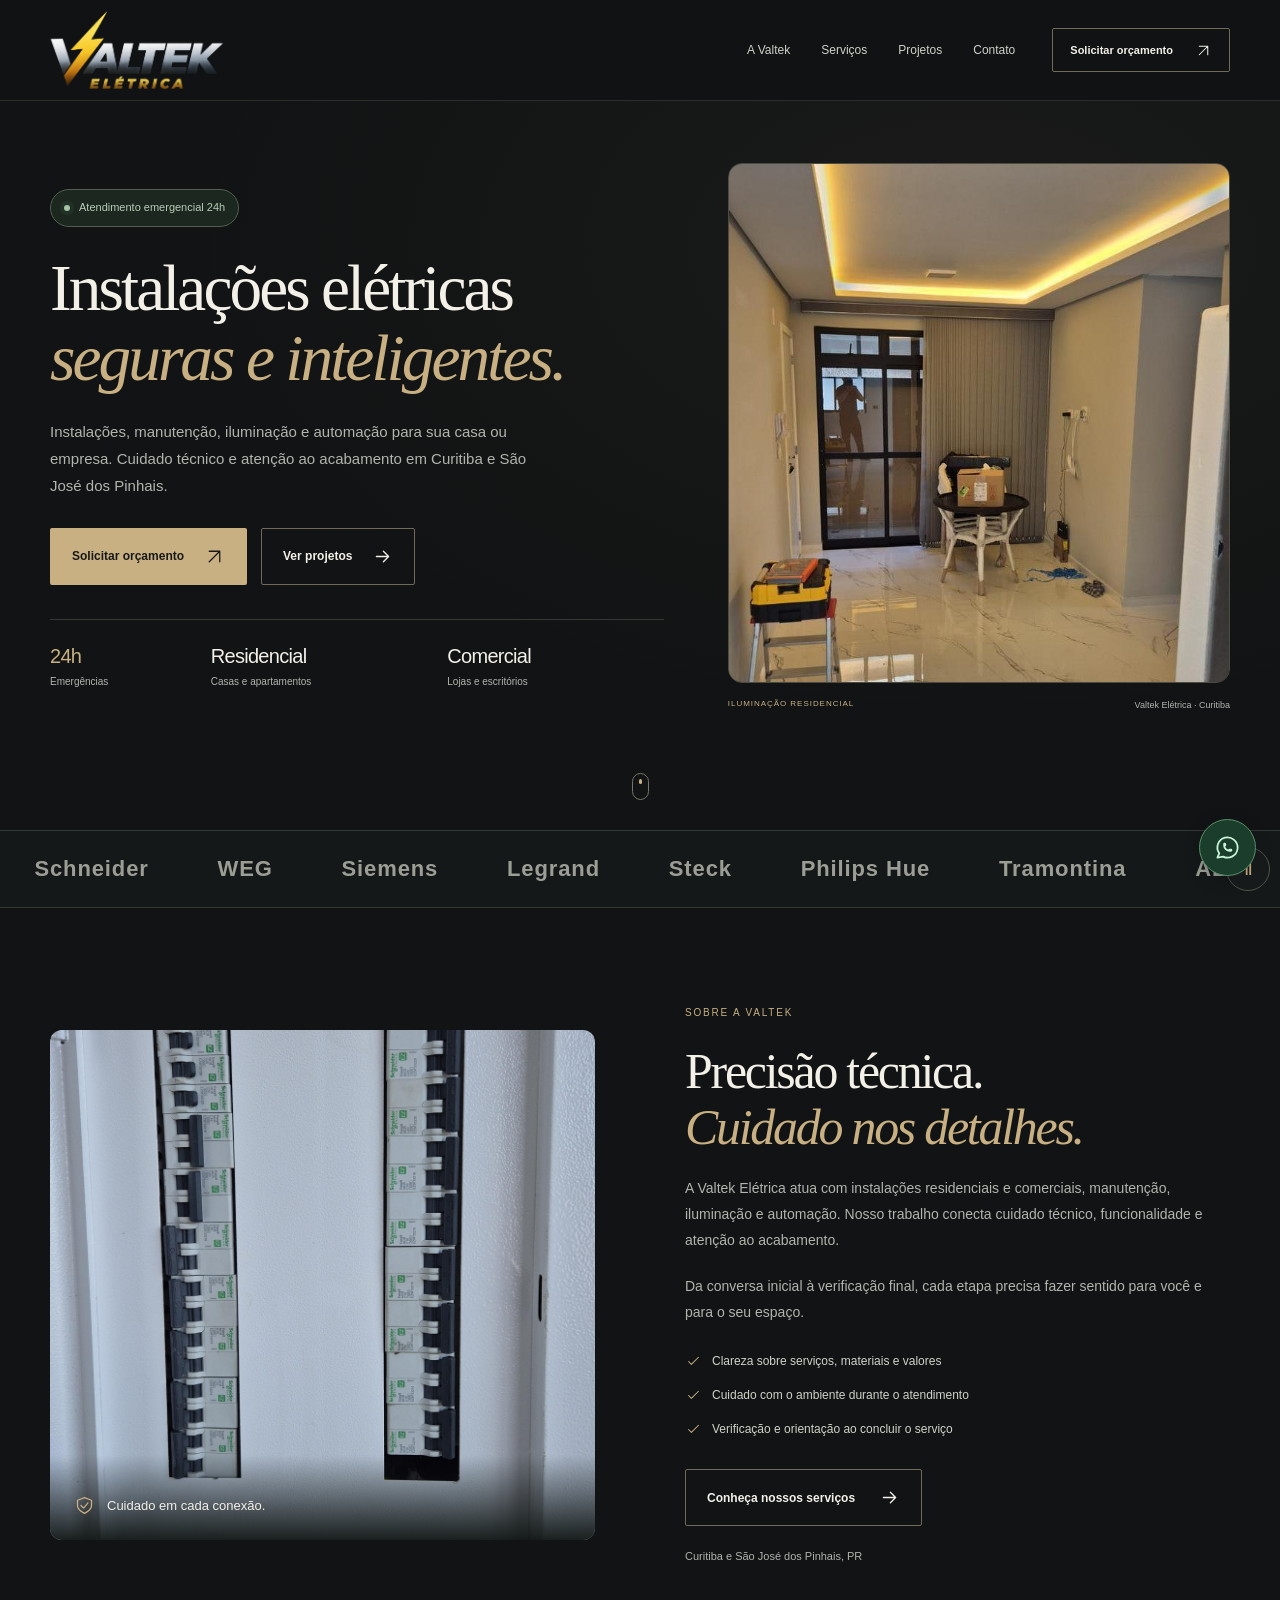
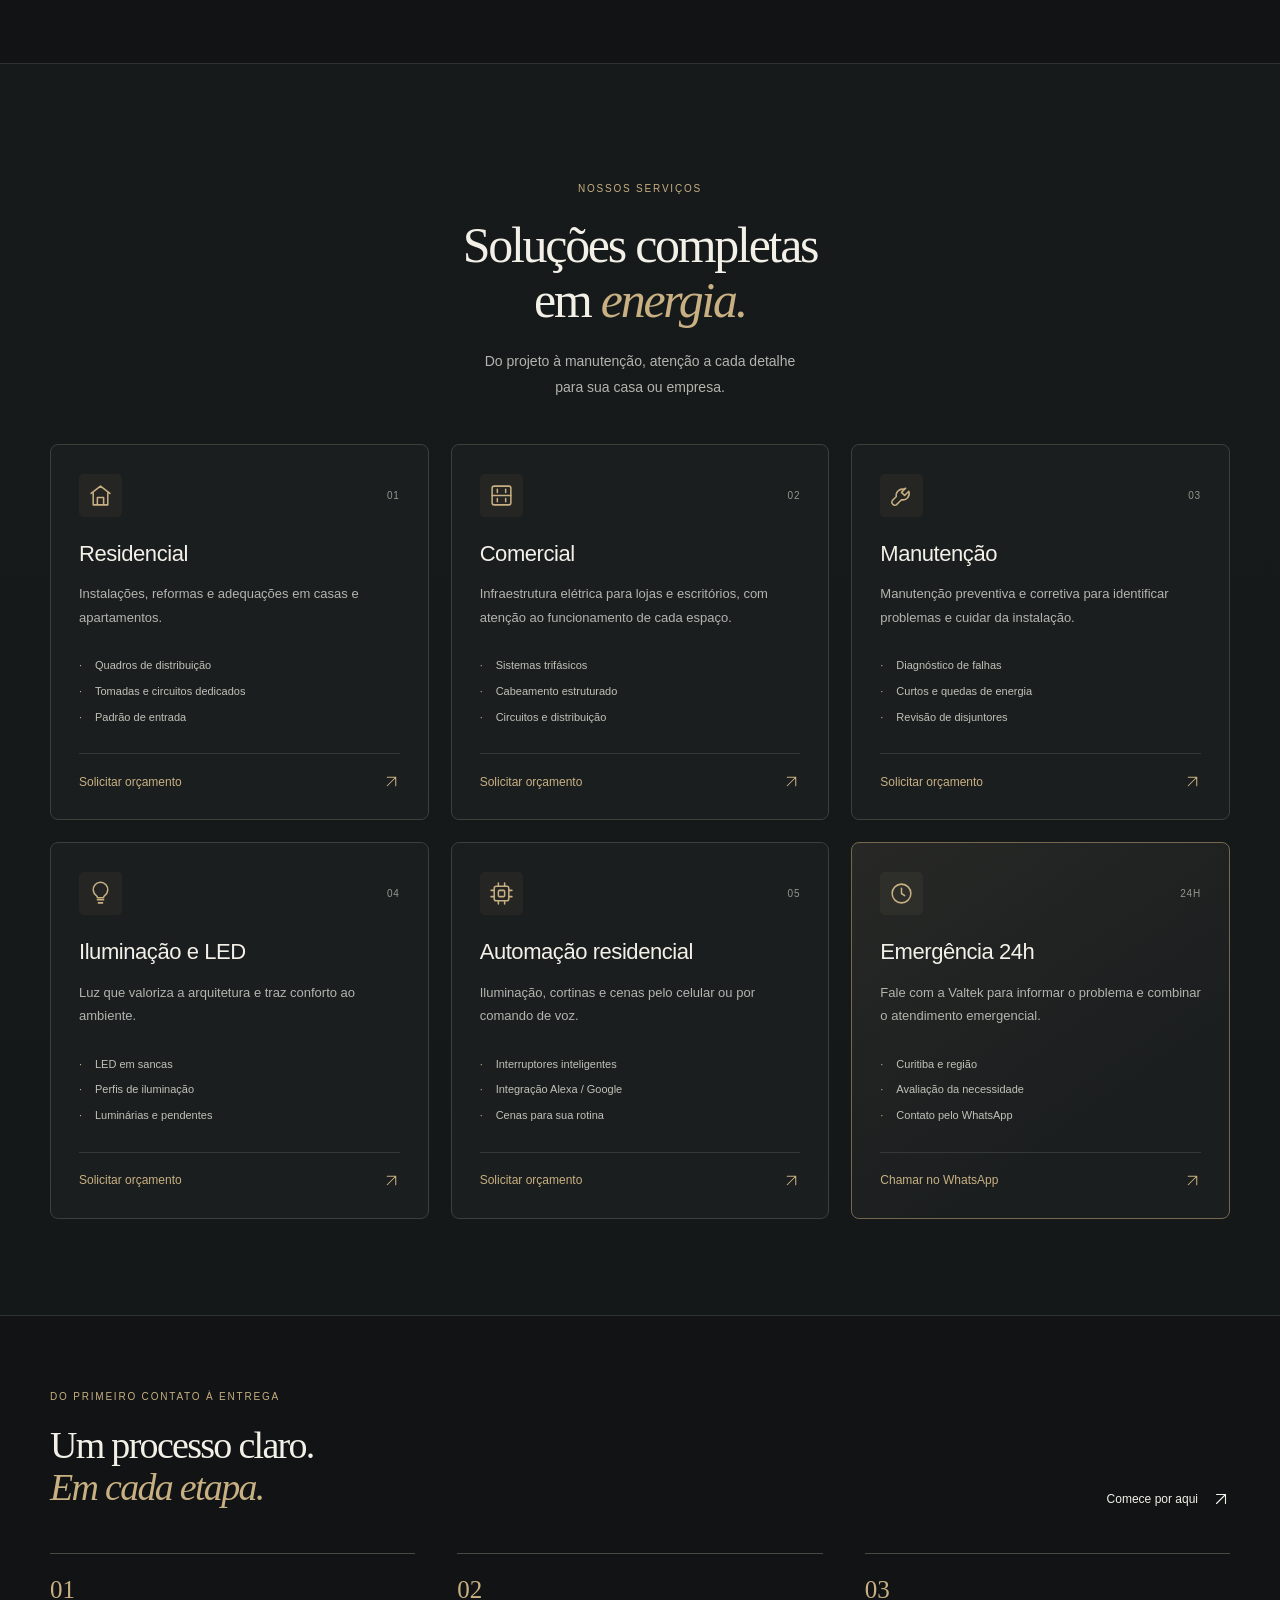
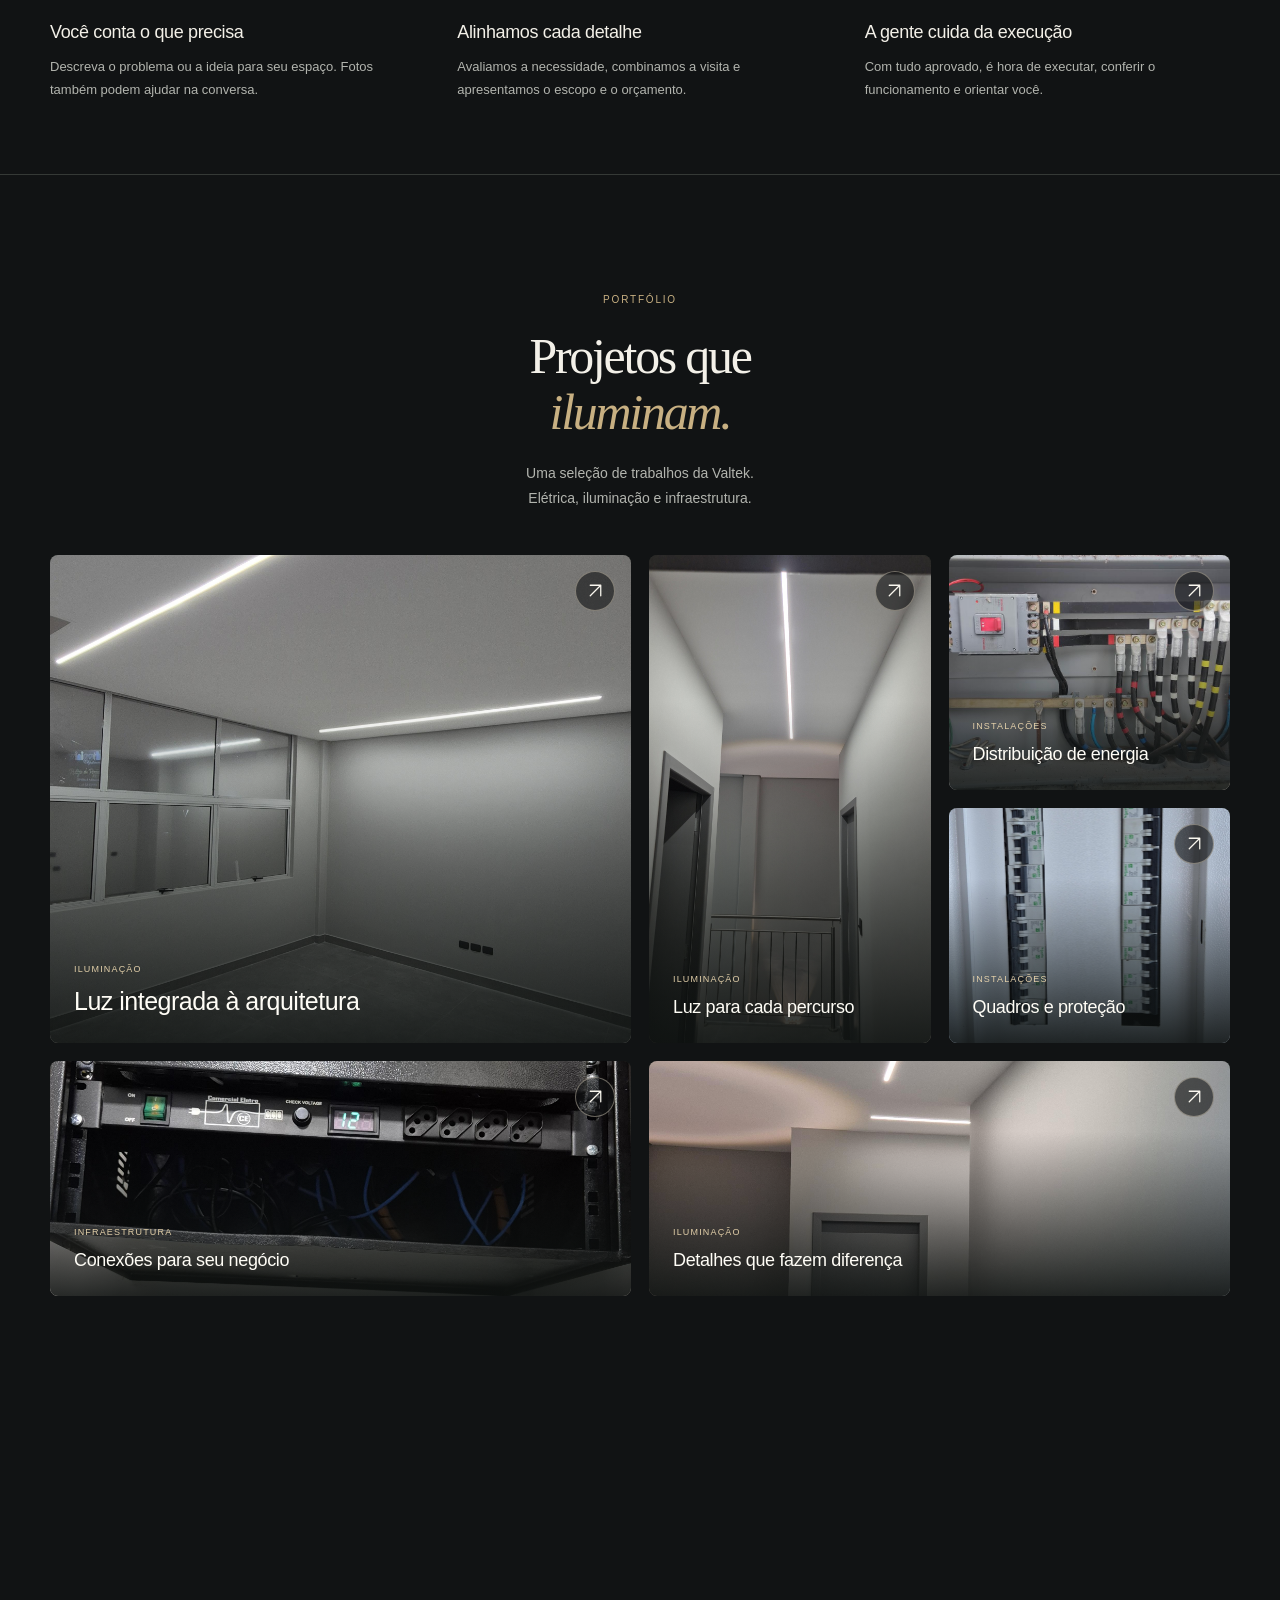
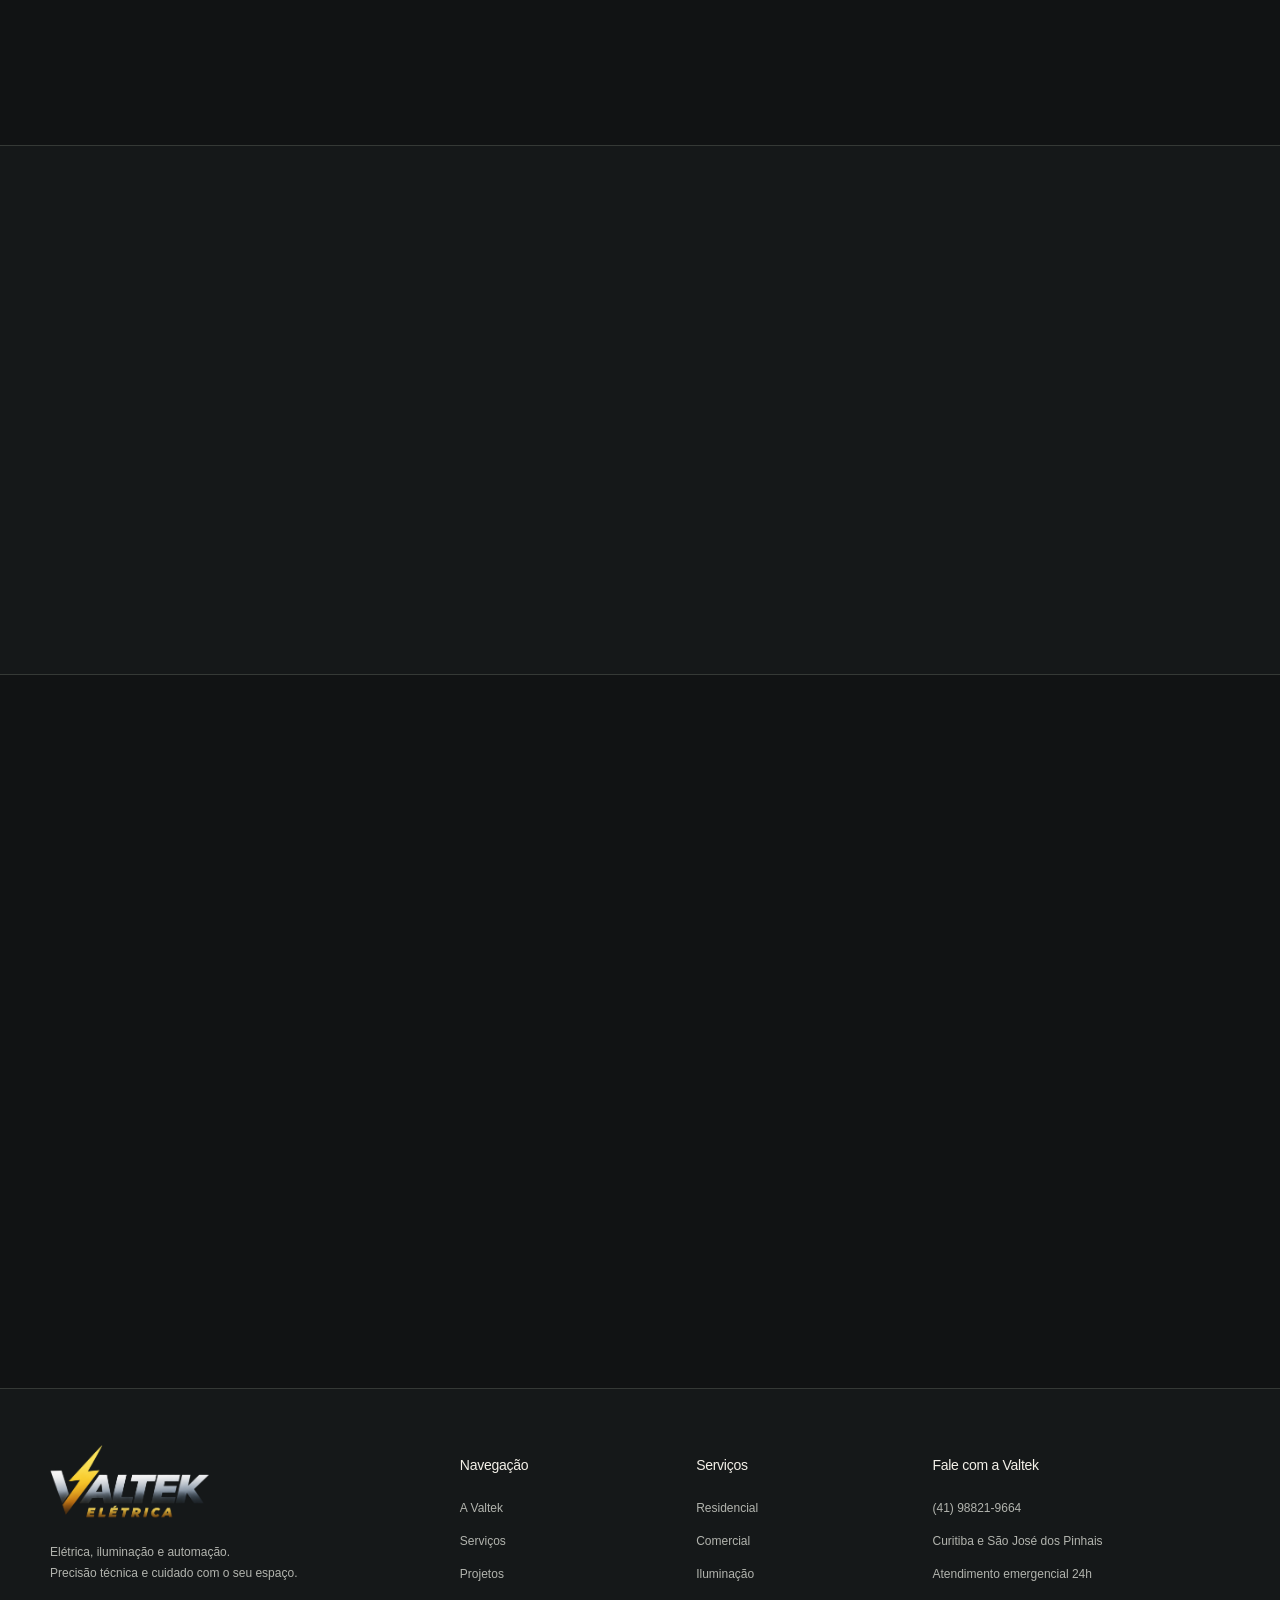
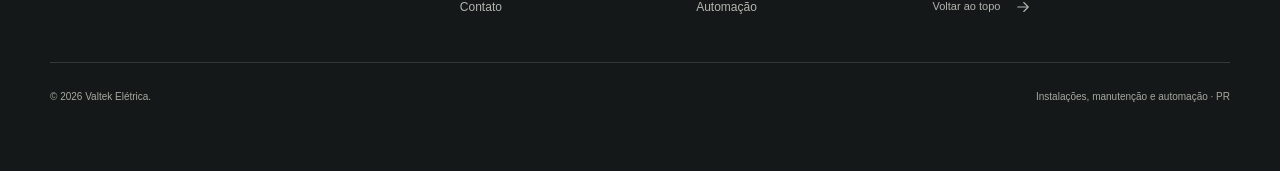
<file: index.html>
<!DOCTYPE html>
<html lang="pt-BR">
<head>
  <meta charset="utf-8">
  <meta name="viewport" content="width=device-width, initial-scale=1">
  <meta name="theme-color" content="#111314">
  <meta name="color-scheme" content="dark">
  <meta name="description" content="Valtek Elétrica em Curitiba e São José dos Pinhais. Instalações residenciais e comerciais, manutenção, iluminação LED, automação e atendimento emergencial 24h.">
  <title>Valtek Elétrica — Eletricista em Curitiba e região</title>
  <link rel="icon" href="assets/logo-valtek-translucida.png" type="image/png">
  <link rel="stylesheet" href="estilo.css">
  <script src="config.js" defer></script>
  <script src="site.js" defer></script>
</head>
<body>
  <a class="pular" href="#conteudo">Pular para o conteúdo</a>
  <svg class="biblioteca-icones" aria-hidden="true" xmlns="http://www.w3.org/2000/svg">
    <symbol id="raio" viewBox="0 0 24 24"><path d="m13 2-9 12h7l-1 8 10-13h-7l1-7Z"/></symbol>
    <symbol id="seta" viewBox="0 0 24 24"><path d="M5 12h14m-6-6 6 6-6 6"/></symbol>
    <symbol id="diagonal" viewBox="0 0 24 24"><path d="M6 18 18 6M6 6h12v12"/></symbol>
    <symbol id="check" viewBox="0 0 24 24"><path d="m5 12 4 4L19 6"/></symbol>
    <symbol id="escudo" viewBox="0 0 24 24"><path d="m12 3 8 3v6c0 5-8 9-8 9s-8-4-8-9V6l8-3Z"/><path d="m8 12 3 3 5-6"/></symbol>
    <symbol id="tomada" viewBox="0 0 24 24"><rect x="3" y="3" width="18" height="18" rx="4"/><path d="M8 9v3m8-3v3m-4 3v1"/></symbol>
    <symbol id="lampada" viewBox="0 0 24 24"><path d="M9 18h6m-5 3h4M8 14a7 7 0 1 1 8 0c-1 1-1 2-1 2H9s0-1-1-2Z"/></symbol>
    <symbol id="ferramenta" viewBox="0 0 24 24"><path d="M14 6a6 6 0 0 0-7 7L3 17a3 3 0 0 0 4 4l5-5a6 6 0 0 0 7-8l-4 4-3-3 4-4Z"/></symbol>
    <symbol id="quadro" viewBox="0 0 24 24"><rect x="3" y="3" width="18" height="18" rx="2"/><path d="M3 12h18M8 6v3m8-3v3m-8 6v3m8-3v3"/></symbol>
    <symbol id="casa" viewBox="0 0 24 24"><path d="m3 10 9-7 9 7M5 9v12h14V9m-10 12v-7h6v7"/></symbol>
    <symbol id="mensagem" viewBox="0 0 24 24"><path d="M21 11a9 9 0 0 1-13 8l-5 2 1-5a9 9 0 1 1 17-5Z"/><path d="M8 10h8m-8 4h5"/></symbol>
    <symbol id="whatsapp" viewBox="0 0 24 24"><path d="M3 21l1.65-3.8a9 9 0 1 1 3.4 2.9L3 21"/><path d="M9 10a.5.5 0 0 0 1 0V9a.5.5 0 0 0-1 0v1a5 5 0 0 0 5 5h1a.5.5 0 0 0 0-1h-1a.5.5 0 0 0 0 1"/></symbol>
    <symbol id="telefone" viewBox="0 0 24 24"><path d="M22 16.92v3a2 2 0 0 1-2.18 2 19.79 19.79 0 0 1-8.63-3.07 19.5 19.5 0 0 1-6-6 19.79 19.79 0 0 1-3.07-8.67A2 2 0 0 1 4.11 2h3a2 2 0 0 1 2 1.72 12.84 12.84 0 0 0 .7 2.81 2 2 0 0 1-.45 2.11L8.09 9.91a16 16 0 0 0 6 6l1.27-1.27a2 2 0 0 1 2.11-.45 12.84 12.84 0 0 0 2.81.7A2 2 0 0 1 22 16.92z"/></symbol>
    <symbol id="automacao" viewBox="0 0 24 24"><rect x="5" y="5" width="14" height="14" rx="2"/><rect x="9" y="9" width="6" height="6" rx="1"/><path d="M9 2v3m6-3v3M9 19v3m6-3v3M2 9h3m-3 6h3m14-6h3m-3 6h3"/></symbol>
    <symbol id="relogio" viewBox="0 0 24 24"><circle cx="12" cy="12" r="9"/><path d="M12 7v5l3 2"/></symbol>
  </svg>

  <header class="cabecalho">
    <div class="container navegacao">
      <a class="marca marca-valtek" href="#inicio" aria-label="Valtek Elétrica, início"><span class="marca-recorte"><img src="assets/logo-valtek-translucida.png" alt="Valtek Elétrica" width="1655" height="950"></span></a>
      <button class="menu-botao" type="button" aria-expanded="false" aria-controls="menu" aria-label="Abrir menu"><span></span><span></span></button>
      <nav id="menu" class="menu" aria-label="Menu principal">
        <a href="#sobre">A Valtek</a><a href="#servicos">Serviços</a><a href="#projetos">Projetos</a><a href="#contato">Contato</a>
        <a class="botao botao-escuro botao-nav" href="#contato">Solicitar orçamento <svg class="icone"><use href="#diagonal"/></svg></a>
      </nav>
    </div>
  </header>

  <main id="conteudo">
<section class="hero" id="inicio" aria-labelledby="titulo-principal">
      <div class="hero-fundo" aria-hidden="true"></div>
      <div class="container hero-grade">
        <div class="hero-texto">
          <p class="disponibilidade entrada"><span></span> Atendimento emergencial 24h</p>
          <h1 id="titulo-principal" class="entrada">Instalações elétricas<br><em>seguras e inteligentes.</em></h1>
          <p class="hero-descricao entrada">Instalações, manutenção, iluminação e automação para sua casa ou empresa. Cuidado técnico e atenção ao acabamento em Curitiba e São José dos Pinhais.</p>
          <div class="hero-acoes entrada"><a class="botao botao-laranja" href="#contato">Solicitar orçamento <svg class="icone" aria-hidden="true"><use href="#diagonal"/></svg></a><a class="botao botao-escuro" href="#projetos">Ver projetos <svg class="icone" aria-hidden="true"><use href="#seta"/></svg></a></div>
          <ul class="hero-destaques entrada"><li><strong><span data-contagem="24" aria-hidden="true">24</span><span aria-hidden="true">h</span><span class="sr-only">24 horas</span></strong><span>Emergências</span></li><li><strong>Residencial</strong><span>Casas e apartamentos</span></li><li><strong>Comercial</strong><span>Lojas e escritórios</span></li></ul>
        </div>
        <div class="hero-visual entrada">
          <figure class="foto-moldura"><img class="foto-principal" src="assets/foto_quem_somos.jpg" alt="Iluminação LED em sanca de gesso, do portfólio da Valtek Elétrica" width="675" height="1200" fetchpriority="high"></figure>
          <div class="foto-caption"><span>ILUMINAÇÃO RESIDENCIAL</span><span>Valtek Elétrica · Curitiba</span></div>
        </div>
      </div>
      <a class="rolar" href="#sobre" aria-label="Conhecer a Valtek"><span></span></a>
    </section>
    <div class="faixa-marcas" aria-label="Marcas com que trabalhamos"><div class="faixa-trilho">
      <ul><li>Schneider</li><li>WEG</li><li>Siemens</li><li>Legrand</li><li>Steck</li><li>Philips Hue</li><li>Tramontina</li><li>ABB</li></ul>
      <ul aria-hidden="true"><li>Schneider</li><li>WEG</li><li>Siemens</li><li>Legrand</li><li>Steck</li><li>Philips Hue</li><li>Tramontina</li><li>ABB</li></ul>
    </div></div>

<section class="secao container sobre" id="sobre" aria-labelledby="titulo-sobre">
      <figure class="sobre-imagem entrada"><img src="assets/trabalho-quadro-distribuicao.jpg" alt="Quadro de distribuição elétrica do portfólio da Valtek" width="2252" height="4000" loading="lazy"><figcaption><svg class="icone" aria-hidden="true"><use href="#escudo"/></svg> Cuidado em cada conexão.</figcaption></figure>
      <div class="sobre-texto entrada"><p class="sobretitulo">SOBRE A VALTEK</p><h2 id="titulo-sobre">Precisão técnica.<br><em>Cuidado nos detalhes.</em></h2><p>A Valtek Elétrica atua com instalações residenciais e comerciais, manutenção, iluminação e automação. Nosso trabalho conecta cuidado técnico, funcionalidade e atenção ao acabamento.</p><p>Da conversa inicial à verificação final, cada etapa precisa fazer sentido para você e para o seu espaço.</p><ul class="lista-cuidado"><li><svg class="icone" aria-hidden="true"><use href="#check"/></svg> Clareza sobre serviços, materiais e valores</li><li><svg class="icone" aria-hidden="true"><use href="#check"/></svg> Cuidado com o ambiente durante o atendimento</li><li><svg class="icone" aria-hidden="true"><use href="#check"/></svg> Verificação e orientação ao concluir o serviço</li></ul><a class="botao botao-escuro" href="#servicos">Conheça nossos serviços <svg class="icone" aria-hidden="true"><use href="#seta"/></svg></a><p class="sobre-local">Curitiba e São José dos Pinhais, PR</p></div>
    </section>

<section class="secao servicos" id="servicos" aria-labelledby="titulo-servicos"><div class="container">
      <div class="cabecalho-secao centralizado entrada"><p class="sobretitulo">NOSSOS SERVIÇOS</p><h2 id="titulo-servicos">Soluções completas<br>em <em>energia.</em></h2><p>Do projeto à manutenção, atenção a cada detalhe<br>para sua casa ou empresa.</p></div>
      <div class="servicos-grade"><article class="servico entrada"><div class="servico-topo"><svg class="icone" aria-hidden="true"><use href="#casa"/></svg><span>01</span></div><h3>Residencial</h3><p>Instalações, reformas e adequações em casas e apartamentos.</p><ul class="servico-lista"><li>Quadros de distribuição</li><li>Tomadas e circuitos dedicados</li><li>Padrão de entrada</li></ul><a class="servico-link" href="#contato" data-servico="Instalações residenciais">Solicitar orçamento <svg class="icone" aria-hidden="true"><use href="#diagonal"/></svg></a></article>
<article class="servico entrada"><div class="servico-topo"><svg class="icone" aria-hidden="true"><use href="#quadro"/></svg><span>02</span></div><h3>Comercial</h3><p>Infraestrutura elétrica para lojas e escritórios, com atenção ao funcionamento de cada espaço.</p><ul class="servico-lista"><li>Sistemas trifásicos</li><li>Cabeamento estruturado</li><li>Circuitos e distribuição</li></ul><a class="servico-link" href="#contato" data-servico="Instalações comerciais">Solicitar orçamento <svg class="icone" aria-hidden="true"><use href="#diagonal"/></svg></a></article>
<article class="servico entrada"><div class="servico-topo"><svg class="icone" aria-hidden="true"><use href="#ferramenta"/></svg><span>03</span></div><h3>Manutenção</h3><p>Manutenção preventiva e corretiva para identificar problemas e cuidar da instalação.</p><ul class="servico-lista"><li>Diagnóstico de falhas</li><li>Curtos e quedas de energia</li><li>Revisão de disjuntores</li></ul><a class="servico-link" href="#contato" data-servico="Manutenção elétrica">Solicitar orçamento <svg class="icone" aria-hidden="true"><use href="#diagonal"/></svg></a></article>
<article class="servico entrada"><div class="servico-topo"><svg class="icone" aria-hidden="true"><use href="#lampada"/></svg><span>04</span></div><h3>Iluminação e LED</h3><p>Luz que valoriza a arquitetura e traz conforto ao ambiente.</p><ul class="servico-lista"><li>LED em sancas</li><li>Perfis de iluminação</li><li>Luminárias e pendentes</li></ul><a class="servico-link" href="#contato" data-servico="Iluminação e LED">Solicitar orçamento <svg class="icone" aria-hidden="true"><use href="#diagonal"/></svg></a></article>
<article class="servico entrada"><div class="servico-topo"><svg class="icone" aria-hidden="true"><use href="#automacao"/></svg><span>05</span></div><h3>Automação residencial</h3><p>Iluminação, cortinas e cenas pelo celular ou por comando de voz.</p><ul class="servico-lista"><li>Interruptores inteligentes</li><li>Integração Alexa / Google</li><li>Cenas para sua rotina</li></ul><a class="servico-link" href="#contato" data-servico="Automação residencial">Solicitar orçamento <svg class="icone" aria-hidden="true"><use href="#diagonal"/></svg></a></article>
<article class="servico entrada servico-destaque"><div class="servico-topo"><svg class="icone" aria-hidden="true"><use href="#relogio"/></svg><span>24H</span></div><h3>Emergência 24h</h3><p>Fale com a Valtek para informar o problema e combinar o atendimento emergencial.</p><ul class="servico-lista"><li>Curitiba e região</li><li>Avaliação da necessidade</li><li>Contato pelo WhatsApp</li></ul><a class="servico-link" href="https://wa.me/5541988219664" data-whatsapp="Olá, Valtek! Preciso de atendimento emergencial." target="_blank" rel="noopener noreferrer">Chamar no WhatsApp <svg class="icone" aria-hidden="true"><use href="#diagonal"/></svg></a></article>
      </div></div></section>

<section class="processo" id="como-funciona" aria-labelledby="titulo-processo"><div class="container"><div class="cabecalho-secao entrada"><div><p class="sobretitulo">DO PRIMEIRO CONTATO À ENTREGA</p><h2 id="titulo-processo">Um processo claro.<br><em>Em cada etapa.</em></h2></div><a class="link-simples" href="#contato">Comece por aqui <svg class="icone"><use href="#diagonal"/></svg></a></div><ol class="passos"><li class="entrada"><span class="numero-passo">01</span><h3>Você conta o que precisa</h3><p>Descreva o problema ou a ideia para seu espaço. Fotos também podem ajudar na conversa.</p></li><li class="entrada"><span class="numero-passo">02</span><h3>Alinhamos cada detalhe</h3><p>Avaliamos a necessidade, combinamos a visita e apresentamos o escopo e o orçamento.</p></li><li class="entrada"><span class="numero-passo">03</span><h3>A gente cuida da execução</h3><p>Com tudo aprovado, é hora de executar, conferir o funcionamento e orientar você.</p></li></ol></div></section>

<section class="secao container projetos" id="projetos" aria-labelledby="titulo-projetos"><div class="cabecalho-secao centralizado entrada"><p class="sobretitulo">PORTFÓLIO</p><h2 id="titulo-projetos">Projetos que<br><em>iluminam.</em></h2><p>Uma seleção de trabalhos da Valtek.<br>Elétrica, iluminação e infraestrutura.</p></div><div class="projetos-grade"><figure class="projeto entrada projeto-grande"><a href="assets/trabalho-iluminacao-led.jpg" data-galeria target="_blank" rel="noopener noreferrer" aria-label="Ampliar foto: Luz integrada à arquitetura"><img src="assets/trabalho-iluminacao-led.jpg" alt="Perfis de LED instalados no teto de um ambiente comercial" width="2252" height="4000" loading="lazy"><span class="ampliar" aria-hidden="true"><svg class="icone" aria-hidden="true"><use href="#diagonal"/></svg></span></a><figcaption><span>Iluminação</span><h3>Luz integrada à arquitetura</h3></figcaption></figure>
<figure class="projeto entrada projeto-alto"><a href="assets/trabalho-iluminacao-escada.jpg" data-galeria target="_blank" rel="noopener noreferrer" aria-label="Ampliar foto: Luz para cada percurso"><img src="assets/trabalho-iluminacao-escada.jpg" alt="Perfil de LED no teto e iluminação junto à escada" width="2252" height="4000" loading="lazy"><span class="ampliar" aria-hidden="true"><svg class="icone" aria-hidden="true"><use href="#diagonal"/></svg></span></a><figcaption><span>Iluminação</span><h3>Luz para cada percurso</h3></figcaption></figure>
<figure class="projeto entrada "><a href="assets/trabalho-iluminacao-moderna.jpg" data-galeria target="_blank" rel="noopener noreferrer" aria-label="Ampliar foto: Distribuição de energia"><img src="assets/trabalho-iluminacao-moderna.jpg" alt="Painel elétrico com disjuntor geral, barramentos e cabos" width="1200" height="675" loading="lazy"><span class="ampliar" aria-hidden="true"><svg class="icone" aria-hidden="true"><use href="#diagonal"/></svg></span></a><figcaption><span>Instalações</span><h3>Distribuição de energia</h3></figcaption></figure>
<figure class="projeto entrada "><a href="assets/trabalho-quadro-distribuicao.jpg" data-galeria target="_blank" rel="noopener noreferrer" aria-label="Ampliar foto: Quadros e proteção"><img src="assets/trabalho-quadro-distribuicao.jpg" alt="Quadro de distribuição com disjuntores e proteção elétrica" width="2252" height="4000" loading="lazy"><span class="ampliar" aria-hidden="true"><svg class="icone" aria-hidden="true"><use href="#diagonal"/></svg></span></a><figcaption><span>Instalações</span><h3>Quadros e proteção</h3></figcaption></figure>
<figure class="projeto entrada projeto-largo"><a href="assets/trabalho-rack-rede.jpg" data-galeria target="_blank" rel="noopener noreferrer" aria-label="Ampliar foto: Conexões para seu negócio"><img src="assets/trabalho-rack-rede.jpg" alt="Rack com switches e cabeamento de rede organizado" width="2252" height="4000" loading="lazy"><span class="ampliar" aria-hidden="true"><svg class="icone" aria-hidden="true"><use href="#diagonal"/></svg></span></a><figcaption><span>Infraestrutura</span><h3>Conexões para seu negócio</h3></figcaption></figure>
<figure class="projeto entrada projeto-largo"><a href="assets/trabalho-iluminacao-corredor.jpg" data-galeria target="_blank" rel="noopener noreferrer" aria-label="Ampliar foto: Detalhes que fazem diferença"><img src="assets/trabalho-iluminacao-corredor.jpg" alt="Perfis de LED no teto de corredor junto à escada" width="2252" height="4000" loading="lazy"><span class="ampliar" aria-hidden="true"><svg class="icone" aria-hidden="true"><use href="#diagonal"/></svg></span></a><figcaption><span>Iluminação</span><h3>Detalhes que fazem diferença</h3></figcaption></figure></div></section>

<section class="container emergencia entrada" aria-labelledby="titulo-emergencia"><div class="emergencia-texto"><span class="emergencia-icone"><svg class="icone" aria-hidden="true"><use href="#relogio"/></svg></span><div><p class="sobretitulo">ATENDIMENTO 24H</p><h2 id="titulo-emergencia">Precisou de ajuda?<br><em>Fale com a Valtek.</em></h2><p>Conte o que aconteceu e combine o atendimento<br>em Curitiba e São José dos Pinhais.</p></div></div><div class="emergencia-acoes"><a class="botao botao-laranja" href="https://wa.me/5541988219664" data-whatsapp="Olá, Valtek! Preciso de um atendimento emergencial." target="_blank" rel="noopener noreferrer"><svg class="icone" aria-hidden="true"><use href="#whatsapp"/></svg> WhatsApp</a><a class="botao botao-escuro" href="tel:+5541988219664"><svg class="icone" aria-hidden="true"><use href="#telefone"/></svg> Ligar agora</a></div></section>

<section class="duvidas secao" id="duvidas" aria-labelledby="titulo-duvidas"><div class="container duvidas-grade entrada"><div><p class="sobretitulo">PERGUNTAS FREQUENTES</p><h2 id="titulo-duvidas">Ficou alguma<br>dúvida?</h2><p>A conversa pode começar por aqui.</p><a class="link-simples" href="#contato">Tenho outra pergunta <svg class="icone"><use href="#seta"/></svg></a></div><div class="acordeao"><details><summary>Como funciona o orçamento?<span aria-hidden="true">+</span></summary><p>O primeiro passo é entender o serviço. Dependendo da situação, pode ser necessária uma visita para avaliar o local. Valores de visita, materiais e execução são combinados antes da aprovação.</p></details><details><summary>Vocês atendem residências e empresas?<span aria-hidden="true">+</span></summary><p>Sim. A Valtek atende casas, apartamentos, comércios e escritórios em Curitiba e São José dos Pinhais. Entre em contato para confirmar a disponibilidade para o seu endereço.</p></details><details><summary>Preciso comprar os materiais antes?<span aria-hidden="true">+</span></summary><p>O ideal é alinhar os materiais depois da avaliação. Assim, a lista de itens e a responsabilidade pela compra ficam definidas no orçamento, evitando compras desnecessárias.</p></details><details><summary>Posso solicitar uma avaliação sem saber o problema?<span aria-hidden="true">+</span></summary><p>Sim. Basta descrever o que você percebeu, como um ponto sem energia ou um disjuntor que desarma. Não é necessário identificar a causa para iniciar a conversa.</p></details></div></div></section>

<section class="secao container contato" id="contato" aria-labelledby="titulo-contato"><div class="contato-texto entrada"><p class="sobretitulo">SEU PRÓXIMO PROJETO</p><h2 id="titulo-contato">Vamos cuidar<br>do seu <em>espaço.</em></h2><p>Fale com a Valtek Elétrica pelo WhatsApp ou telefone.<br>Atendimento em Curitiba e São José dos Pinhais.</p><div class="contatos-reais"><a class="contato-direto" href="https://wa.me/5541988219664" data-whatsapp="Olá, Valtek! Gostaria de solicitar um orçamento." target="_blank" rel="noopener noreferrer"><span class="contato-direto-icone"><svg class="icone"><use href="#whatsapp"/></svg></span><span><small>WhatsApp da Valtek</small><strong>(41) 98821-9664</strong></span><svg class="icone"><use href="#diagonal"/></svg></a><div class="contato-canais"><a href="tel:+5541988219664"><svg class="icone"><use href="#telefone"/></svg> Ligar para a Valtek</a><span><svg class="icone"><use href="#relogio"/></svg> Emergências 24h</span></div></div><p class="aviso-demo">Você confere a mensagem antes de abrir o WhatsApp. O envio é confirmado por você no aplicativo.</p></div><form id="formulario" class="formulario entrada"><h3>Conte sobre seu projeto</h3><div class="campos-linha"><div class="campo"><label for="nome">Seu nome <span>*</span></label><input id="nome" name="nome" autocomplete="given-name" placeholder="Como podemos chamar você?" required maxlength="80"></div><div class="campo"><label for="local">Cidade ou bairro <span>*</span></label><input id="local" name="local" autocomplete="address-level2" placeholder="Onde será o serviço?" required maxlength="120"></div></div><div class="campo"><label for="servico">O que você precisa? <span>*</span></label><select id="servico" name="servico" required><option value="">Selecione um serviço</option><option>Instalações residenciais</option><option>Iluminação e LED</option><option>Manutenção elétrica</option><option>Instalações comerciais</option><option>Automação residencial</option><option>Emergência elétrica</option><option>Preciso de uma avaliação</option></select></div><div class="campo"><label for="descricao">Conte um pouco mais <span class="opcional">(opcional)</span></label><textarea id="descricao" name="descricao" rows="3" maxlength="1500" placeholder="Ex.: quero instalar dois pendentes na sala."></textarea></div><button class="botao botao-laranja botao-largo" type="submit" disabled>Preparar orçamento <svg class="icone"><use href="#diagonal"/></svg></button><p class="formulario-legenda">Você revisa a mensagem antes de seguir para o WhatsApp.</p><noscript><p>Ative o JavaScript para montar uma solicitação. Você também pode usar o botão do WhatsApp para entrar em contato diretamente.</p></noscript></form></section>
  </main>

  <footer class="rodape"><div class="container rodape-topo">
      <div class="rodape-marca"><a class="marca marca-valtek" href="#inicio" aria-label="Valtek Elétrica, voltar ao início"><span class="marca-recorte"><img src="assets/logo-valtek-translucida.png" alt="Valtek Elétrica" width="1655" height="950"></span></a><p>Elétrica, iluminação e automação.<br>Precisão técnica e cuidado com o seu espaço.</p></div>
      <nav class="rodape-coluna" aria-label="Navegação do rodapé"><h3>Navegação</h3><a href="#sobre">A Valtek</a><a href="#servicos">Serviços</a><a href="#projetos">Projetos</a><a href="#contato">Contato</a></nav>
      <nav class="rodape-coluna" aria-label="Serviços no rodapé"><h3>Serviços</h3><a href="#contato" data-servico="Instalações residenciais">Residencial</a><a href="#contato" data-servico="Instalações comerciais">Comercial</a><a href="#contato" data-servico="Iluminação e LED">Iluminação</a><a href="#contato" data-servico="Automação residencial">Automação</a></nav>
      <div class="rodape-coluna"><h3>Fale com a Valtek</h3><a href="tel:+5541988219664">(41) 98821-9664</a><span>Curitiba e São José dos Pinhais</span><span>Atendimento emergencial 24h</span><a href="#inicio" class="link-simples">Voltar ao topo <svg class="icone" aria-hidden="true"><use href="#seta"/></svg></a></div>
    </div><div class="container rodape-base"><span>© <span id="ano">2026</span> Valtek Elétrica.</span><span>Instalações, manutenção e automação · PR</span></div></footer>

  <a id="whatsapp-flutuante" class="whatsapp-flutuante" href="https://wa.me/5541988219664?text=Ol%C3%A1%2C%20Valtek%21%20Vim%20pelo%20site%20e%20gostaria%20de%20um%20or%C3%A7amento." data-whatsapp="Olá, Valtek! Vim pelo site e gostaria de um orçamento." target="_blank" rel="noopener noreferrer" aria-label="Falar com a Valtek Elétrica pelo WhatsApp, abre em nova aba"><svg class="icone" aria-hidden="true"><use href="#whatsapp"/></svg><span>Fale com a Valtek<small>WhatsApp</small></span></a>

  <dialog id="solicitacao" aria-labelledby="titulo-solicitacao"><button type="button" id="fechar-dialogo" class="fechar-dialogo" aria-label="Fechar solicitação">×</button><span class="dialogo-icone"><svg class="icone"><use href="#check"/></svg></span><p class="sobretitulo">PRÓXIMO PASSO</p><h2 id="titulo-solicitacao">Sua mensagem<br>está pronta.</h2><p id="explicacao-mensagem">Confira a mensagem e abra o WhatsApp para falar com a Valtek. O envio é confirmado por você no aplicativo.</p><label class="sr-only" for="mensagem-pronta">Texto da solicitação</label><textarea id="mensagem-pronta" rows="7" readonly></textarea><div class="dialogo-acoes"><button type="button" id="copiar" class="botao botao-escuro">Copiar mensagem <svg class="icone"><use href="#seta"/></svg></button><a id="enviar-whatsapp" class="botao botao-laranja" hidden target="_blank" rel="noopener noreferrer">Abrir WhatsApp <svg class="icone"><use href="#diagonal"/></svg></a></div><p id="status-copia" class="status-copia" role="status" aria-live="polite"></p></dialog>
  <dialog id="galeria-dialogo" class="galeria-dialogo" aria-labelledby="galeria-titulo"><button id="fechar-galeria" class="fechar-dialogo" type="button" aria-label="Fechar imagem ampliada">×</button><img id="galeria-imagem" alt=""><h2 id="galeria-titulo"></h2></dialog>
</body>
</html>
</file>
<file: estilo.css>
/* Valtek — composição sóbria, com tipografia editorial e poucos acentos. */
:root {
  color-scheme: dark;
  --fundo: #111314;
  --papel: #191c1d;
  --texto: #f3f0e8;
  --secundario: #b2b4ae;
  --dourado: #c8b082;
  --borda: #353936;
  --controle: #6e746c;
}
* { box-sizing: border-box; }
html { scroll-behavior: smooth; scroll-padding-top: 116px; }
body { margin: 0; background: var(--fundo); color: var(--texto); font-family: "Segoe UI", Arial, sans-serif; -webkit-font-smoothing: antialiased; }
body.modal-aberto { overflow: hidden; }
a { color: inherit; text-decoration: none; }
button, input, select, textarea { font: inherit; }
button { cursor: pointer; }
a, button { touch-action: manipulation; -webkit-tap-highlight-color: transparent; }
img, svg { display: block; }
img { max-width: 100%; }
h1, h2, h3, p, figure { margin: 0; }
h1, h2 { font-family: Georgia, "Times New Roman", serif; font-weight: 400; letter-spacing: -.045em; line-height: 1.12; }
h1 em, h2 em { color: var(--dourado); font-weight: 400; }
h2 { font-size: clamp(35px, 3.9vw, 50px); }
h3 { font-weight: 500; letter-spacing: -.02em; }
p { line-height: 1.8; }
::selection { background: var(--dourado); color: var(--fundo); }
:focus-visible { outline: 2px solid var(--dourado); outline-offset: 5px; }
[hidden] { display: none !important; }
.container { width: min(1180px, calc(100% - 96px)); margin-inline: auto; }
.icone { width: 21px; height: 21px; fill: none; stroke: currentColor; stroke-width: 1.45; stroke-linecap: round; stroke-linejoin: round; flex-shrink: 0; }
.biblioteca-icones { position: absolute; width: 0; height: 0; overflow: hidden; }
.sr-only { position: absolute; width: 1px; height: 1px; padding: 0; margin: -1px; overflow: hidden; clip: rect(0,0,0,0); white-space: nowrap; border: 0; }
.pular { position: fixed; top: 10px; left: 10px; z-index: 100; padding: 14px; background: var(--dourado); color: var(--fundo); transform: translateY(-150%); }
.pular:focus { transform: translateY(0); }
.sobretitulo { color: var(--dourado); font-size: 10px; line-height: 1.8; font-weight: 500; letter-spacing: .18em; margin-bottom: 27px; }
.cabecalho { position: sticky; top: 0; z-index: 20; background: #111314ed; backdrop-filter: blur(16px); border-bottom: 1px solid #2b2f2c; transition: box-shadow .3s, background .3s; }
.cabecalho.rolado { background: #111314f5; box-shadow: 0 8px 30px #0003; }
.navegacao { display: flex; align-items: center; justify-content: space-between; gap: 32px; min-height: 100px; }
.marca { display: inline-flex; flex-shrink: 0; }
/* Recorte visual apenas das margens transparentes; o PNG original permanece intacto. */
.marca-recorte { position: relative; display: block; width: 174px; aspect-ratio: 1453 / 667; overflow: hidden; }
.marca-recorte img { position: absolute; width: 113.902%; max-width: none; height: auto; left: -7.983%; top: -19.490%; }
.menu { display: flex; align-items: center; gap: 31px; font-size: 12px; color: #d0d1c9; }
.menu>a:not(.botao) { padding-block: 16px; }
.menu>a:hover { color: var(--dourado); }
.menu-botao { display: none; }
.botao { display: inline-flex; justify-content: center; align-items: center; gap: 24px; padding: 17px 21px; min-height: 52px; border: 1px solid transparent; border-radius: 2px; font-size: 12px; font-weight: 550; line-height: 1.5; transition: background .2s, border-color .2s, color .2s; }
.botao-laranja { background: var(--dourado); color: #171a18; }
.botao-laranja:hover { background: #dfc99f; }
.botao-escuro { background: transparent; border-color: #726a58; color: var(--texto); }
.botao-escuro:hover { border-color: var(--dourado); background: #26261f; }
.botao-nav { padding: 12px 17px; font-size: 11px; min-height: 44px; gap: 22px; margin-left: 6px; }
.botao-nav .icone { width: 17px; height: 17px; }
button:disabled { cursor: not-allowed; opacity: .6; }
.link-simples { display: inline-flex; align-items: center; gap: 14px; font-size: 12px; line-height: 1.6; font-weight: 400; }
.link-simples .icone { width: 18px; height: 18px; }
.link-simples:hover { color: var(--dourado); }

/* Estrutura do site original, com a paleta e tipografia da versão aprovada. */
.hero { position: relative; isolation: isolate; overflow: hidden; }
.hero-fundo { position: absolute; inset: 0; z-index: -1; background: radial-gradient(ellipse at 76% 20%,#c8b0820c,transparent 58%); }
.hero-grade { display: grid; grid-template-columns: 1.1fr .9fr; gap: 64px; align-items: center; padding-block: 62px 52px; }
.hero-texto { min-width: 0; }
.disponibilidade { display: inline-flex; align-items: center; gap: 9px; font-size: 11px; padding: 8px 13px; border: 1px solid #51604f; border-radius: 30px; background: #1b271f; color: #b7cdb7; margin-bottom: 26px; }
.disponibilidade>span { width: 6px; height: 6px; background: #a4c4a5; border-radius: 50%; box-shadow: 0 0 0 4px #a4c4a510; }
.hero h1 { font-size: clamp(48px,5.1vw,69px); line-height: 1.08; }
.hero-descricao { max-width: 490px; font-size: 15px; color: var(--secundario); margin-top: 24px; }
.hero-acoes { display: flex; flex-wrap: wrap; gap: 14px; margin-top: 29px; }
.hero-acoes .botao { gap: 20px; }
.hero-destaques { list-style: none; padding: 24px 0 0; margin: 34px 0 0; border-top: 1px solid var(--borda); display: grid; grid-template-columns: .65fr 1fr 1fr; gap: 20px; }
.hero-destaques li { display: flex; flex-direction: column; gap: 8px; }
.hero-destaques strong { font-size: 20px; font-weight: 450; letter-spacing: -.035em; line-height: 1.2; }
.hero-destaques li:first-child strong { color: var(--dourado); }
.hero-destaques li>span { font-size: 10px; color: var(--secundario); }
.hero-visual { min-width: 0; }
.foto-moldura { height: 520px; overflow: hidden; border-radius: 14px; border: 1px solid #4b4b40; background: #242825; }
.foto-principal { width: 100%; height: 100%; object-fit: cover; object-position: center 31%; }
.foto-caption { display: flex; justify-content: space-between; gap: 12px; padding-top: 15px; color: var(--secundario); font-size: 9px; line-height: 1.6; }
.foto-caption span:first-child { font-size: 8px; letter-spacing: .12em; color: var(--dourado); }
.rolar { display: flex; justify-content: center; align-items: center; width: 44px; height: 44px; margin: 0 auto 22px; }
.rolar>span { width: 17px; height: 27px; border: 1px solid #747669; border-radius: 10px; position: relative; }
.rolar>span::after { content: ""; position: absolute; width: 3px; height: 5px; border-radius: 3px; top: 5px; left: 6px; background: var(--dourado); animation: rolar 2.4s ease-in-out infinite; }
@keyframes rolar { 0%,100% { transform: translateY(0); opacity: .4; } 50% { transform: translateY(8px); opacity: 1; } }
.faixa-marcas { overflow: hidden; position: relative; padding-block: 25px; border-block: 1px solid var(--borda); background: #151819; }
.faixa-trilho { display: flex; width: max-content; animation: deslizar 40s linear infinite; }
.faixa-trilho ul { display: flex; flex: 0 0 auto; justify-content: space-around; min-width: 100vw; gap: 64px; padding: 0 32px; margin: 0; list-style: none; }
.faixa-trilho li { color: #9b9e94; font-size: 22px; font-weight: 550; letter-spacing: .04em; white-space: nowrap; }
.faixa-marcas:hover .faixa-trilho, .faixa-marcas:focus-within .faixa-trilho, .faixa-marcas.pausada .faixa-trilho { animation-play-state: paused; }
.faixa-controle { position: absolute; right: 10px; top: 50%; transform: translateY(-50%); width: 44px; height: 44px; background: #191c1df2; color: var(--dourado); border: 1px solid #505447; border-radius: 50%; font-size: 18px; }
@keyframes deslizar { to { transform: translateX(-50%); } }
.secao { padding-block: 96px; }
.cabecalho-secao { display: flex; justify-content: space-between; align-items: flex-end; gap: 36px; margin-bottom: 44px; }
.cabecalho-secao>p { max-width: 430px; font-size: 14px; line-height: 1.8; color: var(--secundario); }
.centralizado { display: block; text-align: center; max-width: 680px; margin-inline: auto; }
.centralizado .sobretitulo { margin-bottom: 20px; color: var(--dourado); font-size: 10px; }
.centralizado>p { margin: 20px auto 0; }
.sobre { display: grid; grid-template-columns: 1fr 1fr; align-items: center; gap: 90px; }
.sobre-imagem { position: relative; border-radius: 12px; overflow: hidden; height: 510px; background: #222723; }
.sobre-imagem>img { height: 100%; width: 100%; object-fit: cover; object-position: center; }
.sobre-imagem>figcaption { position: absolute; inset: auto 0 0; display: flex; align-items: center; gap: 12px; padding: 40px 24px 24px; background: linear-gradient(transparent,#101513ed); font-size: 13px; color: #f3f0e8; }
.sobre-imagem .icone { color: var(--dourado); }
.sobre-texto .sobretitulo { margin-bottom: 22px; }
.sobre-texto>p:not(.sobretitulo) { color: var(--secundario); font-size: 14px; line-height: 1.85; margin-top: 20px; }
.sobre-texto .sobre-local { font-size: 11px !important; }
.lista-cuidado { list-style: none; padding: 0; margin: 26px 0 30px; display: grid; gap: 15px; }
.lista-cuidado li { display: flex; align-items: center; gap: 10px; font-size: 12px; line-height: 1.6; color: #d1d3c9; }
.lista-cuidado .icone { width: 17px; height: 17px; color: var(--dourado); }
.servicos { background: linear-gradient(180deg,#171a1b,#151819); border-block: 1px solid #2e332f; }
.servicos-grade { display: grid; grid-template-columns: repeat(3,minmax(0,1fr)); gap: 22px; }
.servico { position: relative; display: flex; flex-direction: column; min-width: 0; background: #1b1e1f; border: 1px solid #3b4038; border-radius: 8px; padding: 29px 28px; transition: transform .3s, border-color .3s, box-shadow .3s; }
.servico-topo { display: flex; align-items: center; justify-content: space-between; margin-bottom: 23px; }
.servico-topo>.icone { color: var(--dourado); width: 43px; height: 43px; padding: 9px; background: #c8b0820e; border-radius: 5px; transition: background .3s, transform .3s; }
.servico-topo>span { color: #92988d; font-size: 10px; letter-spacing: .08em; }
.servico h3 { font-size: 22px; line-height: 1.3; margin-bottom: 14px; }
.servico p { color: var(--secundario); font-size: 13px; line-height: 1.8; margin-bottom: 20px; }
.servico-lista { padding: 0; margin: 0 0 27px; list-style: none; color: #bfc2b7; font-size: 11px; line-height: 1.7; }
.servico-lista li { padding-left: 16px; position: relative; margin-top: 7px; }
.servico-lista li::before { content: "·"; position: absolute; left: 0; color: var(--dourado); }
.servico-link { display: flex; align-items: center; justify-content: space-between; gap: 15px; color: var(--dourado); font-size: 12px; margin-top: auto; padding-top: 19px; border-top: 1px solid var(--borda); }
.servico-link .icone { width: 17px; height: 17px; }
.servico-destaque { background: linear-gradient(145deg,#c8b08212,transparent 70%),#1b1e1f; border-color: #75684e; }
.servico:focus-within { border-color: var(--dourado); }
@media (hover: hover) {
  .servico:hover { transform: translateY(-5px); border-color: #a58f68; box-shadow: 0 14px 32px #0003; }
  .servico:hover .servico-topo>.icone { background: #c8b08223; transform: scale(1.08); }
  .botao:hover { transform: translateY(-2px); }
}
.botao { transition: transform .25s, background .25s, border-color .25s; }
.processo { padding-block: 72px; border-bottom: 1px solid var(--borda); }
.processo h2 { font-size: 38px; }
.processo .sobretitulo { margin-bottom: 18px; }
.passos { display: grid; grid-template-columns: repeat(3,minmax(0,1fr)); gap: 42px; list-style: none; margin: 0; padding: 0; }
.passos li { padding-top: 22px; border-top: 1px solid #454a42; }
.numero-passo { font-family: Georgia,serif; font-size: 25px; color: var(--dourado); }
.passos h3 { font-size: 18px; line-height: 1.4; margin-block: 16px 10px; }
.passos p { color: var(--secundario); font-size: 13px; line-height: 1.8; }
.projetos-grade { display: grid; grid-template-columns: repeat(12,minmax(0,1fr)); grid-auto-rows: 235px; gap: 18px; }
.projeto { grid-column: span 3; position: relative; border-radius: 8px; overflow: hidden; background: #252924; }
.projeto-grande { grid-column: span 6; grid-row: span 2; }
.projeto-alto { grid-row: span 2; }
.projeto-largo { grid-column: span 6; }
.projeto>a { display: block; width: 100%; height: 100%; position: relative; }
.projeto>a::after { content: ""; position: absolute; inset: 0; background: linear-gradient(transparent 30%,#0d1110df 100%); transition: opacity .3s; }
.projeto img { width: 100%; height: 100%; object-fit: cover; transition: transform .65s cubic-bezier(.22,1,.36,1); }
.projeto-alto img { object-position: 50% 35%; }
.projeto-largo img { object-position: 50% 42%; }
.projeto figcaption { position: absolute; bottom: 0; left: 0; right: 0; padding: 24px; pointer-events: none; transition: transform .35s; }
.projeto figcaption>span { color: #e3d0aa; font-size: 9px; text-transform: uppercase; letter-spacing: .13em; }
.projeto h3 { color: #fffdf6; font-size: 18px; line-height: 1.35; margin-top: 9px; }
.projeto-grande h3 { font-size: 25px; }
.ampliar { position: absolute; top: 16px; right: 16px; z-index: 1; width: 40px; height: 40px; display: grid; place-items: center; border: 1px solid #e6ddc96b; border-radius: 50%; background: #11131499; color: #faf7ef; }
.projeto:hover img, .projeto:focus-within img { transform: scale(1.055); }
.projeto:hover figcaption { transform: translateY(-5px); }
.projeto a:focus-visible { outline-offset: -4px; }
.emergencia { display: flex; align-items: center; justify-content: space-between; gap: 36px; padding: 43px; border: 1px solid #75684f; border-radius: 12px; background: radial-gradient(ellipse at 15% 20%,#c8b08213,transparent 65%),#1a1d1d; margin-bottom: 92px; }
.emergencia-texto { display: flex; align-items: flex-start; gap: 23px; }
.emergencia-icone { padding: 14px; border-radius: 50%; background: #c8b08215; color: var(--dourado); }
.emergencia-icone .icone { width: 26px; height: 26px; }
.emergencia h2 { font-size: 36px; }
.emergencia .sobretitulo { font-size: 9px; margin-bottom: 15px; }
.emergencia-texto p:last-child { color: var(--secundario); font-size: 12px; margin-top: 18px; }
.emergencia-acoes { display: flex; flex-direction: column; gap: 12px; min-width: 170px; }
.duvidas { background: #151819; border-block: 1px solid var(--borda); }
.duvidas-grade { display: grid; grid-template-columns: .9fr 1.1fr; gap: 78px; }
.duvidas h2 { margin-bottom: 21px; }
.duvidas-grade>div>p:not(.sobretitulo) { color: var(--secundario); font-size: 13px; margin-bottom: 24px; }
.acordeao { border-top: 1px solid #42483f; }
.acordeao details { border-bottom: 1px solid #42483f; }
.acordeao summary { display: flex; justify-content: space-between; align-items: center; list-style: none; cursor: pointer; gap: 24px; padding-block: 23px; font-size: 13px; line-height: 1.6; }
.acordeao summary::-webkit-details-marker { display: none; }
.acordeao summary>span { color: var(--dourado); font-size: 23px; transition: transform .2s; }
.acordeao details[open] summary>span { transform: rotate(45deg); }
.acordeao details>p { padding: 0 30px 25px 0; font-size: 13px; line-height: 1.8; color: var(--secundario); }
.contato { display: grid; grid-template-columns: 1fr 1fr; align-items: center; gap: 94px; }
.contato h2 { font-size: clamp(40px,4.5vw,58px); }
.contato-texto>p:not(.sobretitulo):not(.aviso-demo) { font-size: 14px; color: var(--secundario); margin-top: 25px; }
.contatos-reais { margin-top: 31px; max-width: 410px; }
.contato-direto { display: flex; align-items: center; gap: 16px; border-top: 1px solid var(--borda); border-bottom: 1px solid var(--borda); padding-block: 21px; }
.contato-direto-icone { color: #9abda5; }
.contato-direto-icone .icone { width: 27px; height: 27px; }
.contato-direto small { display: block; font-size: 10px; line-height: 1.5; color: var(--secundario); }
.contato-direto strong { display: block; font-size: 23px; font-weight: 400; letter-spacing: .01em; line-height: 1.5; margin-top: 3px; }
.contato-direto>.icone { margin-left: auto; color: var(--dourado); width: 18px; }
.contato-direto:hover strong { color: var(--dourado); }
.contato-canais { display: flex; flex-wrap: wrap; gap: 13px 25px; color: var(--secundario); margin-top: 19px; font-size: 10px; }
.contato-canais a, .contato-canais span { display: inline-flex; align-items: center; gap: 7px; }
.contato-canais .icone { width: 15px; height: 15px; color: var(--dourado); }
.contato-canais a:hover { color: var(--texto); }
.aviso-demo { color: #aaada2; font-size: 10px; line-height: 1.8; margin-top: 26px; max-width: 370px; }
.formulario { padding: 31px; background: #191c1d; border: 1px solid #383e37; border-radius: 2px; }
.formulario h3 { font-family: Georgia, serif; font-size: 27px; font-weight: 400; margin-bottom: 28px; }
.campo { display: flex; flex-direction: column; gap: 10px; margin-bottom: 21px; }
.campo label { font-size: 11px; font-weight: 400; color: #d0d2c9; }
.campo label>span:not(.opcional) { color: var(--dourado); }
.opcional { color: var(--secundario); font-size: 10px; }
.campos-linha { display: grid; grid-template-columns: 1fr 1fr; gap: 15px; }
input, select, textarea { background: #141718; border: 1px solid var(--controle); border-radius: 2px; padding: 13px 12px; width: 100%; min-width: 0; color: var(--texto); font-size: 12px; line-height: 1.5; }
input::placeholder, textarea::placeholder { color: #a7aea2; }
select { min-height: 46px; }
textarea { min-height: 90px; max-height: 350px; resize: vertical; }
.botao-largo { width: 100%; justify-content: space-between; }
.formulario-legenda { color: #b2b4ae; font-size: 9px; line-height: 1.8; text-align: center; margin-top: 14px; }

.rodape { border-top: 1px solid var(--borda); padding-bottom: 65px; background: #151819; }
.rodape-topo { display: grid; grid-template-columns: 1.5fr .8fr .8fr 1.2fr; gap: 38px; padding-block: 55px 45px; }
.rodape .marca-recorte { width: 160px; }
.rodape-marca>p { color: var(--secundario); font-size: 12px; margin-top: 20px; line-height: 1.8; }
.rodape-coluna { display: flex; flex-direction: column; align-items: flex-start; gap: 14px; font-size: 12px; color: var(--secundario); line-height: 1.6; }
.rodape-coluna h3 { color: var(--texto); font-size: 14px; margin: 10px 0 8px; }
.rodape-coluna a:hover { color: var(--dourado); }
.rodape-coluna .link-simples { font-size: 11px; }
.rodape-base { display: flex; justify-content: space-between; gap: 25px; border-top: 1px solid var(--borda); padding-top: 25px; color: #a5a99e; font-size: 10px; line-height: 1.8; }
.whatsapp-flutuante { position: fixed; right: max(24px,env(safe-area-inset-right)); bottom: max(24px,env(safe-area-inset-bottom)); z-index: 30; width: 57px; height: 57px; display: grid; place-items: center; border-radius: 50%; border: 1px solid #5a8e6b; background: #1b3e2c; color: #c7f4d6; box-shadow: 0 4px 18px #0003; transition: background .2s, border-color .2s; }
.whatsapp-flutuante>.icone { width: 27px; height: 27px; stroke-width: 1.6; }
.whatsapp-flutuante>span { position: absolute; right: 70px; top: 7px; min-width: 145px; padding: 9px 12px; background: #1c2820; border: 1px solid #506153; color: #e4ede5; border-radius: 2px; font-size: 11px; line-height: 1.4; opacity: 0; pointer-events: none; transition: opacity .2s; }
.whatsapp-flutuante small { display: block; font-size: 9px; color: #b1cdb8; }
.whatsapp-flutuante:hover { background: #28573d; border-color: #85ba96; }
.whatsapp-flutuante:hover>span, .whatsapp-flutuante:focus-visible>span { opacity: 1; }
.whatsapp-flutuante:focus-visible { outline-color: #b7e5c5; }
.modal-aberto .whatsapp-flutuante { visibility: hidden; }
dialog { width: min(540px,calc(100% - 32px)); max-height: calc(100dvh - 32px); overflow: auto; border: 1px solid #626a5a; border-radius: 3px; padding: 35px; color: var(--texto); background: var(--papel); box-shadow: 0 25px 100px #0009; }
dialog::backdrop { background: #080b0bd9; }
.fechar-dialogo { position: absolute; right: 13px; top: 13px; display: grid; place-items: center; width: 35px; height: 35px; font-size: 25px; border: 1px solid #616b5a; background: transparent; color: var(--texto); border-radius: 2px; }
.dialogo-icone { color: var(--dourado); margin-bottom: 20px; }
dialog .sobretitulo { margin-bottom: 12px; font-size: 9px; }
dialog h2 { font-size: 36px; }
dialog>p:not(.sobretitulo) { color: var(--secundario); font-size: 13px; margin-top: 18px; }
dialog textarea { margin-block: 22px 16px; min-height: 165px; font-size: 13px; }
.dialogo-acoes { display: flex; flex-wrap: wrap; gap: 10px; }
.dialogo-acoes .botao { font-size: 11px; min-height: 45px; padding: 12px 15px; gap: 15px; }
dialog .status-copia { min-height: 20px; margin-top: 12px; font-size: 11px; }

/* A imagem abre no próprio site; os links continuam úteis sem JavaScript. */
.galeria-dialogo { width: min(1040px,calc(100% - 32px)); max-height: calc(100dvh - 32px); padding: 52px 24px 24px; border-radius: 10px; }
.galeria-dialogo::backdrop { background: #080b0beb; backdrop-filter: blur(5px); }
.galeria-dialogo>img { display: block; width: auto; height: auto; max-width: 100%; max-height: calc(100dvh - 170px); margin-inline: auto; object-fit: contain; }
.galeria-dialogo h2 { font-family: "Segoe UI",Arial,sans-serif; font-size: 17px; letter-spacing: 0; margin: 20px 0 0; text-align: center; }
.entrada { transition: opacity .7s ease, transform .7s cubic-bezier(.22,1,.36,1); }
.entrada.aguardando { opacity: 0; transform: translateY(30px); }
@media (max-width: 1100px) {
  .container { width: calc(100% - 64px); }
  .menu { gap: 23px; }
  .hero-grade { gap: 40px; }
  .hero h1 { font-size: 56px; }
  .foto-moldura { height: 500px; }
  .hero-acoes .botao { padding-inline: 16px; gap: 12px; }
  .hero-destaques { gap: 15px; }
  .hero-destaques strong { font-size: 18px; }
  .sobre, .contato { gap: 45px; }
  .servico { padding: 26px 22px; }
  .servico h3 { font-size: 20px; }
  .projetos-grade { grid-auto-rows: 210px; }
  .projeto figcaption { padding: 19px; }
  .projeto h3 { font-size: 16px; }
  .rodape-topo { gap: 24px; }
}
@media (max-width: 900px) {
  html { scroll-padding-top: 100px; }
  .navegacao { min-height: 86px; }
  .marca-recorte { width: 152px; }
  .menu-botao { display: flex; flex-direction: column; justify-content: center; gap: 6px; padding: 10px; width: 44px; height: 44px; border: 1px solid #50584b; border-radius: 2px; background: transparent; }
  .menu-botao span { width: 20px; height: 1px; background: var(--texto); transition: transform .2s; }
  .menu-botao[aria-expanded=true] span:first-child { transform: translateY(3.5px) rotate(45deg); }
  .menu-botao[aria-expanded=true] span:last-child { transform: translateY(-3.5px) rotate(-45deg); }
  .menu { display: none; position: absolute; top: 100%; left: 0; right: 0; padding: 12px 32px 24px; flex-direction: column; align-items: stretch; gap: 0; background: var(--fundo); border-bottom: 1px solid var(--borda); font-size: 13px; max-height: calc(100dvh - 86px); overflow-y: auto; }
  .menu.aberto { display: flex; }
  .menu>a:not(.botao) { padding-block: 15px; border-bottom: 1px solid var(--borda); }
  .menu .botao-nav { margin: 18px 0 0; justify-content: space-between; }
  .hero-grade { grid-template-columns: 1fr; gap: 40px; padding-block: 52px 30px; }
  .hero-texto { text-align: center; max-width: 660px; margin-inline: auto; }
  .hero h1 { font-size: clamp(52px,7.5vw,69px); }
  .hero-descricao { margin-inline: auto; }
  .hero-acoes { justify-content: center; }
  .hero-destaques { text-align: left; max-width: 540px; margin-inline: auto; grid-template-columns: repeat(3,1fr); }
  .hero-visual { width: min(600px,100%); margin-inline: auto; }
  .foto-moldura { height: 480px; }
  .secao { padding-block: 75px; }
  .sobre { gap: 35px; }
  .sobre-imagem { height: 480px; }
  .sobre h2 { font-size: 38px; }
  .sobre-texto>p:not(.sobretitulo) { font-size: 13px; }
  .servicos-grade { grid-template-columns: repeat(2,minmax(0,1fr)); }
  .passos { gap: 28px; }
  .projetos-grade { grid-template-columns: repeat(2,minmax(0,1fr)); grid-auto-rows: 270px; }
  .projeto, .projeto-largo { grid-column: span 1; grid-row: span 1; }
  .projeto-grande { grid-column: span 2; grid-row: span 2; }
  .projeto h3 { font-size: 20px; }
  .projeto-grande h3 { font-size: 27px; }
  .emergencia { padding: 32px; gap: 25px; margin-bottom: 75px; }
  .emergencia-texto { gap: 17px; }
  .emergencia-icone { display: none; }
  .emergencia h2 { font-size: 33px; }
  .duvidas-grade { gap: 40px; }
  .contato { grid-template-columns: 1fr; gap: 35px; max-width: 670px; }
  .contatos-reais { max-width: none; }
  .rodape-topo { grid-template-columns: 1.2fr 1fr; gap: 35px; }
}
@media (max-width: 600px) {
  html { scroll-padding-top: 94px; }
  .container { width: calc(100% - 40px); }
  .navegacao { min-height: 80px; }
  .marca-recorte { width: 140px; }
  .menu { padding-inline: 20px; max-height: calc(100dvh - 80px); }
  .hero-grade { padding-top: 38px; gap: 33px; }
  .disponibilidade { font-size: 10px; margin-bottom: 23px; }
  .hero h1 { font-size: clamp(39px,9.3vw,54px); }
  .hero-descricao { font-size: 13px; margin-top: 23px; }
  .hero-acoes { gap: 10px; }
  .hero-acoes .botao { font-size: 11px; padding: 14px; gap: 10px; min-height: 48px; }
  .hero-destaques { margin-top: 27px; padding-top: 22px; gap: 12px; }
  .hero-destaques strong { font-size: 17px; }
  .hero-destaques li>span { font-size: 9px; }
  .foto-moldura { height: 410px; border-radius: 10px; }
  .foto-caption { font-size: 8px; }
  .foto-caption span:first-child { font-size: 7px; }
  .faixa-marcas { padding-block: 24px; }
  .faixa-trilho ul { gap: 38px; padding-inline: 19px; }
  .faixa-trilho li { font-size: 17px; }
  .secao { padding-block: 62px; }
  h2 { font-size: 38px; }
  .sobretitulo { margin-bottom: 20px; font-size: 9px; }
  .sobre { grid-template-columns: 1fr; gap: 32px; }
  .sobre-imagem { height: 410px; }
  .sobre h2 { font-size: 38px; }
  .lista-cuidado li { font-size: 12px; }
  .cabecalho-secao { flex-direction: column; align-items: flex-start; gap: 25px; margin-bottom: 32px; }
  .centralizado { display: block; }
  .centralizado>p { font-size: 13px; }
  .servicos-grade { grid-template-columns: 1fr; gap: 17px; }
  .servico { padding: 27px; }
  .servico h3 { font-size: 23px; }
  .servico p { font-size: 14px; }
  .servico-lista { font-size: 12px; }
  .processo { padding-block: 60px; }
  .processo h2 { font-size: 35px; }
  .passos { grid-template-columns: 1fr; gap: 27px; }
  .passos li { position: relative; padding-left: 44px; }
  .numero-passo { position: absolute; top: 22px; left: 0; }
  .passos h3 { margin-top: 0; }
  .projetos-grade { grid-template-columns: 1fr; grid-auto-rows: 360px; gap: 18px; }
  .projeto, .projeto-grande, .projeto-alto, .projeto-largo { grid-column: span 1; grid-row: span 1; }
  .projeto-grande h3 { font-size: 24px; }
  .projeto img { object-position: center 36%; }
  .emergencia { flex-direction: column; align-items: stretch; padding: 27px; margin-bottom: 62px; gap: 28px; }
  .emergencia h2 { font-size: 34px; }
  .emergencia-acoes { flex-direction: row; flex-wrap: wrap; gap: 10px; }
  .emergencia-acoes .botao { flex: 1; font-size: 11px; padding: 13px; gap: 10px; }
  .duvidas-grade { grid-template-columns: 1fr; gap: 30px; }
  .acordeao summary { font-size: 13px; }
  .contato h2 { font-size: 46px; }
  .contato-direto strong { font-size: 23px; }
  .formulario { padding: 25px; }
  .formulario h3 { font-size: 25px; }
  .campos-linha { grid-template-columns: 1fr; gap: 0; }
  .campo label { font-size: 12px; }
  input, select, textarea { font-size: 16px; }
  .rodape-topo { grid-template-columns: 1fr 1fr; gap: 28px 20px; padding-block: 38px; }
  .rodape-marca, .rodape-coluna:last-child { grid-column: 1 / -1; }
  .rodape .marca-recorte { width: 140px; }
  .rodape-base { flex-direction: column; gap: 8px; font-size: 9px; }
  .whatsapp-flutuante { width: 54px; height: 54px; right: max(16px,env(safe-area-inset-right)); bottom: max(16px,env(safe-area-inset-bottom)); }
  .whatsapp-flutuante>span { display: none; }
  dialog { padding: 27px; }
  dialog h2 { font-size: 34px; }
  .galeria-dialogo { padding: 51px 15px 20px; }
}
@media (prefers-reduced-motion: reduce) {
  html { scroll-behavior: auto; }
  *, *::before, *::after { transition: none !important; animation: none !important; }
  .entrada.aguardando { opacity: 1; transform: none; }
  .faixa-controle, .faixa-trilho ul[aria-hidden] { display: none; }
  .faixa-trilho { width: 100%; }
  .faixa-trilho ul { width: 100%; flex-wrap: wrap; justify-content: center; gap: 14px 28px; }
}
</file>
